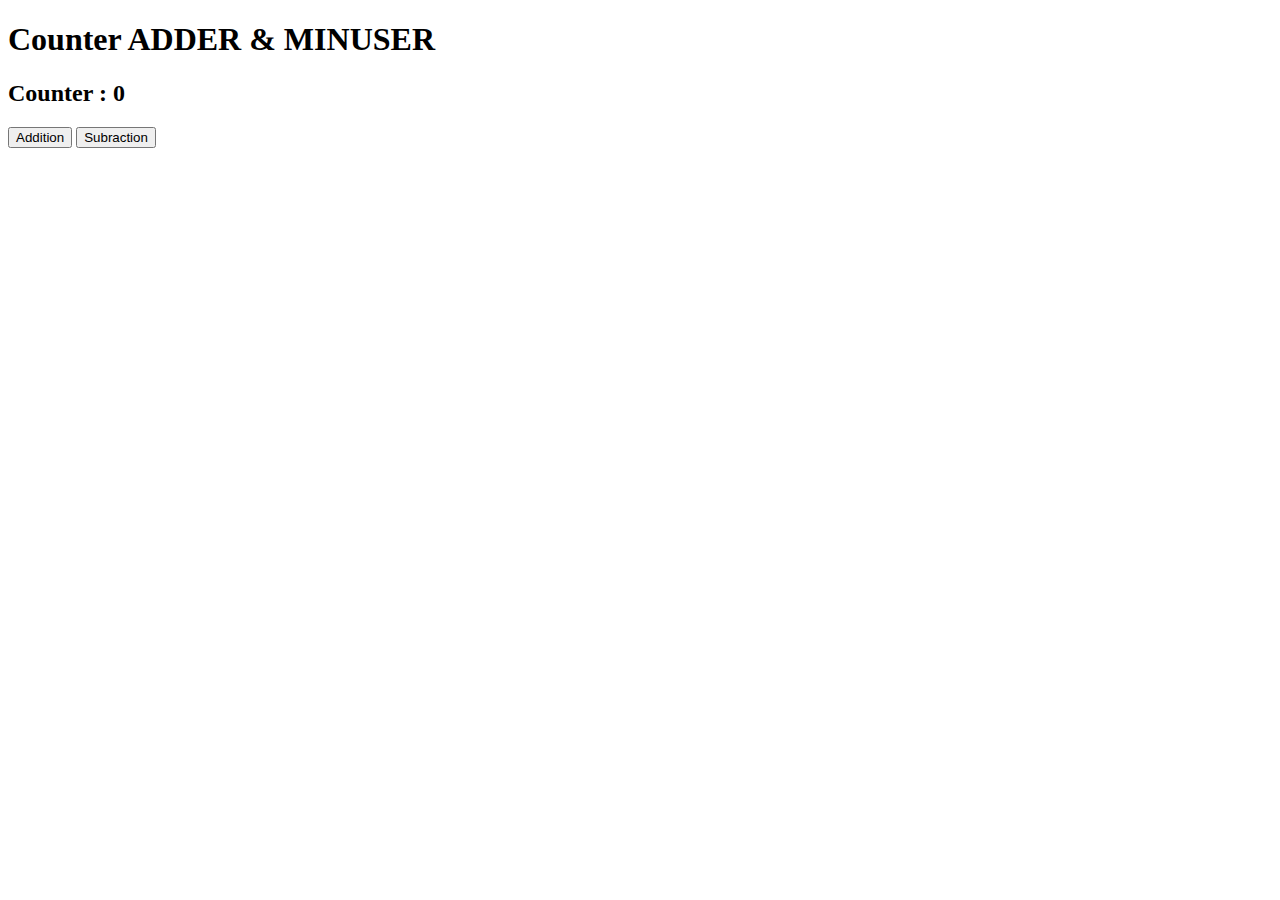
<file: design websites ui/lobi.ai/javscript/lesson1js/index.html>
<!DOCTYPE html>
<html lang="en">
<head>
    <meta charset="UTF-8">
    <meta name="viewport" content="width=device-width, initial-scale=1.0">
    <title>counter</title>
</head>
<body>
    <h1>Counter ADDER & MINUSER</h1>
    <h2 id="count">Counter : 0</h2>
    <button id="addbtn">Addition</button>
    <button id="subbtn">Subraction</button>
    <script src="index.js" defer></script>
</body>
</html>
</file>
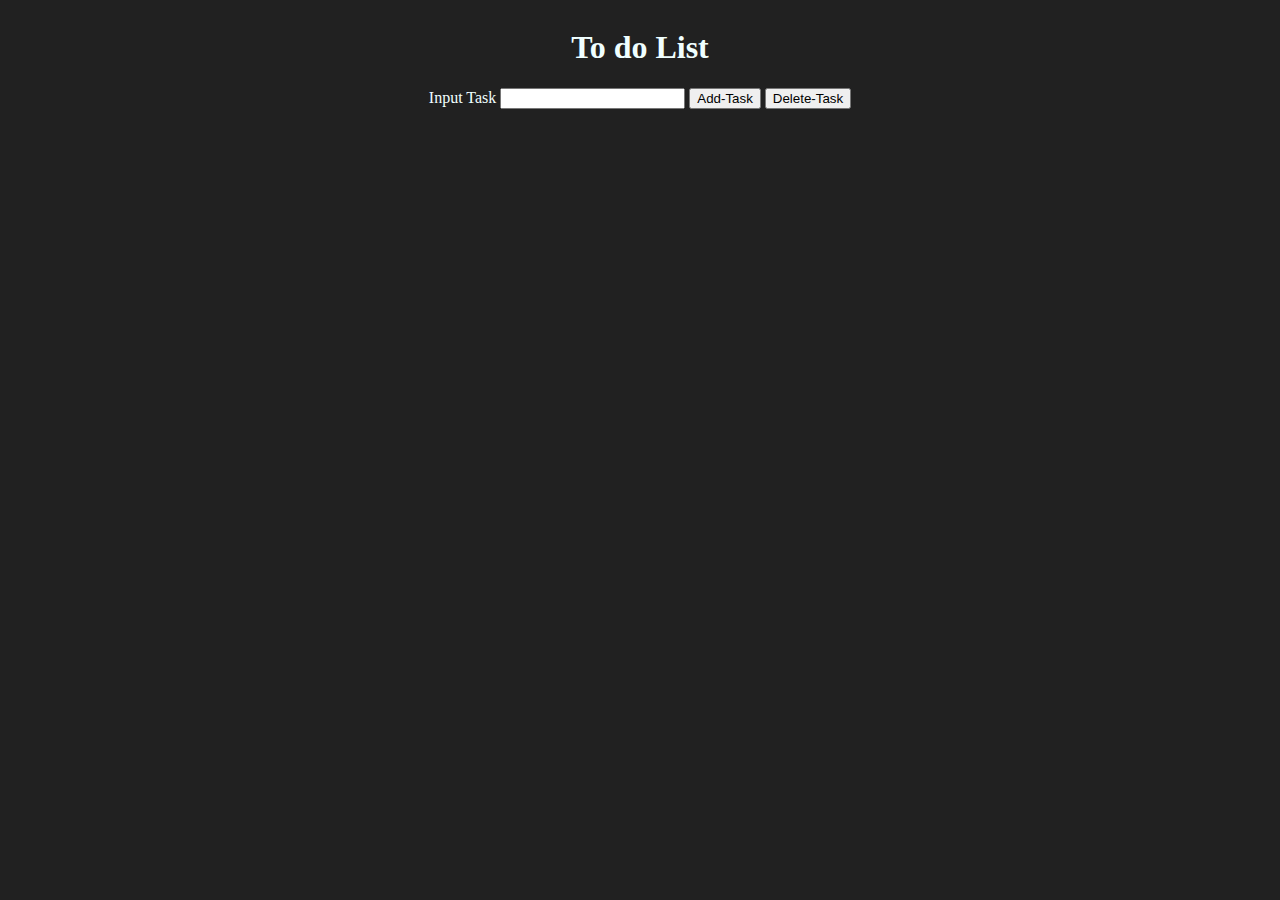
<file: design websites ui/lobi.ai/javscript/projects/todolist/index.html>
<!DOCTYPE html>
<html lang="en">
<head>
    <meta charset="UTF-8">
    <meta name="viewport" content="width=device-width, initial-scale=1.0">
    <title>To do list </title>
</head>
<body >
    <style>
        body{
              background-color: #212121;
              color: azure;
              display: flex;
              flex-direction: column;
              align-items: center;
        }
    </style>
    <h1>To do List </h1>
    <div>
        <label for="input-task">Input Task</label>
        <input type="text" id="input-task">
        <button type="submit" id="addTaskbtn">Add-Task</button>
        <button type="submit" id="deleteTaskbtn">Delete-Task</button>
    </div>
        <ol id="taskItem"></ol>
        <script src="index.js">
        </script>
</body>
</html>
</file>
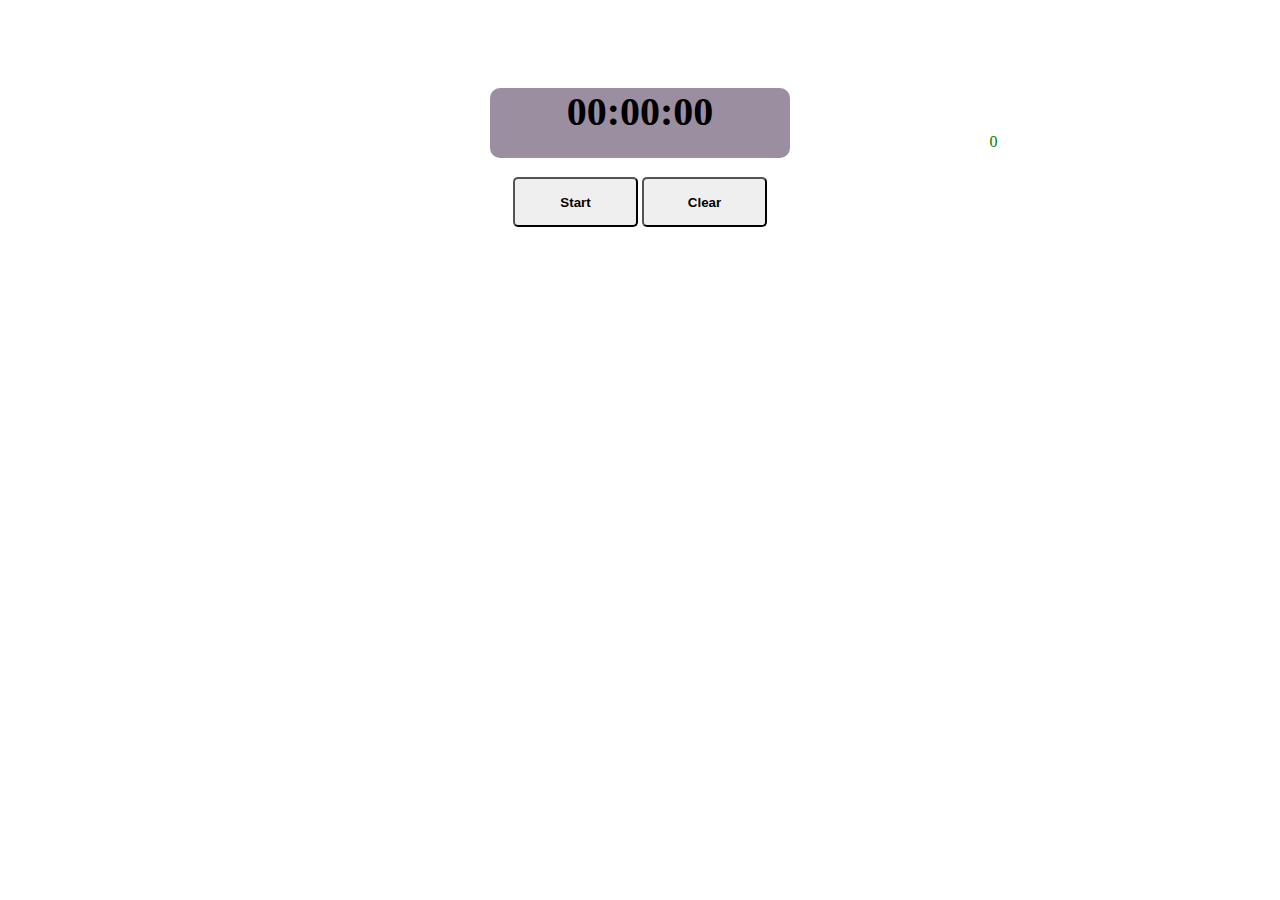
<file: stopclock/clock.html>
<!DOCTYPE html>
<html lang="en">

<head>
    <meta charset="UTF-8">
    <meta name="viewport" content="width=device-width, initial-scale=1.0">
    <title>Stop Watch</title>
    <link rel="stylesheet" href="clock.css">
</head>

<body>
    <div id="stopwatch-container">

        <h2 id="display">00:00:00

        </h2>
        <p id="millisecondsText">0</p>
        <div id="controls">
            <button id="startBtn" onclick="startTimer();"><strong>Start</strong></button>
            <button id="clearBtn" onclick="clearTimer();"><strong>Clear</strong></button>
        </div>
    </div>
    <script src="clock.js"></script>
</body>

</html>
</file>
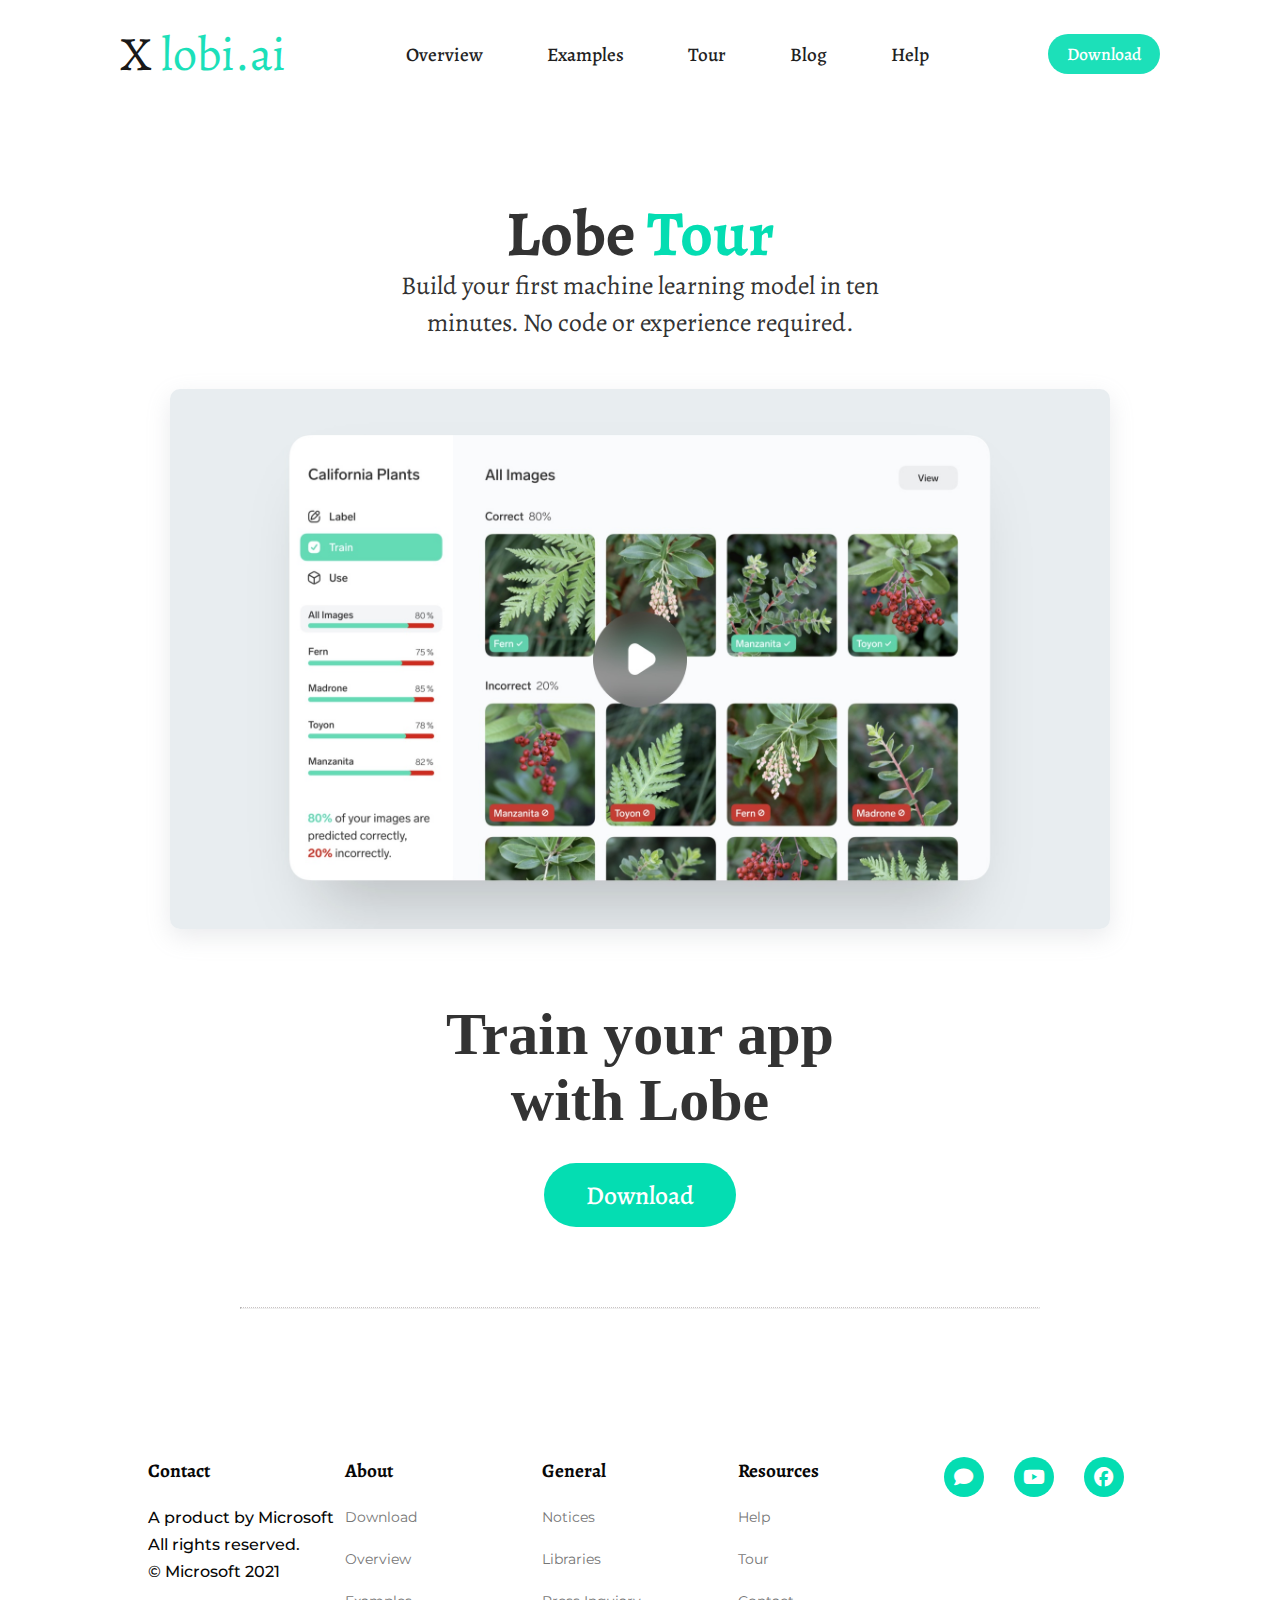
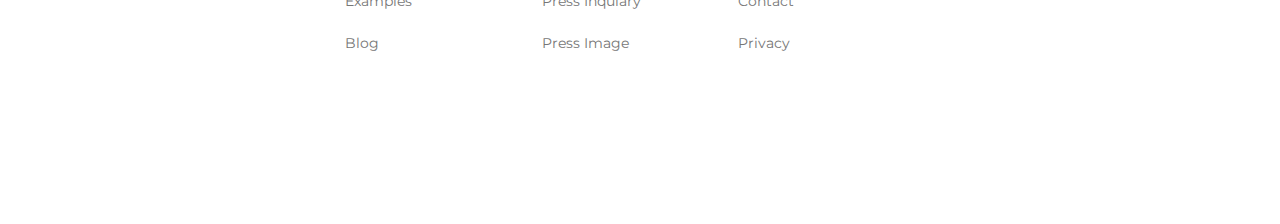
<file: design websites ui/lobi.ai/lobi.html>
<!DOCTYPE html>
<html lang="en">

<head>
  <meta charset="UTF-8" />
  <meta name="viewport" content="width=device-width, initial-scale=1.0" />
  <link rel="icon" href="free-delivery.png" type="image/" />
  <link rel="stylesheet" href="lobi.css" />
  <link rel="stylesheet" href="https://cdnjs.cloudflare.com/ajax/libs/font-awesome/6.5.2/css/all.min.css">
  <title>Lobi.AI</title>
</head>

<body>
  <div class="nav">
    <nav>
      <div class="logo">X <span style="color: #04ddb2;">lobi.ai</span></div>
      <ul>
        <li>Overview</li>
        <li>Examples</li>
        <li>Tour</li>
        <li>Blog</li>
        <li>Help</li>
      </ul>
      <button>Download</button>
    </nav>
  </div>
  <main>
    <h1 class="main_heading">
      Lobe <span style="color: #04ddb2">Tour</span>
    </h1>
    <p>
      Build your first machine learning model in ten minutes. No code or
      experience required.
    </p>
    <a href="EP04 - Solo Trip to B..Bihar.mp4" dropzone=""><img src="lobevideo.jpg" alt="thumbnil" loading="lazy"/></a>
    <p class="down-para">Train your app with Lobe</p>
    <button class="btn-bottom">Download</button>
  </main>
  <hr>
<footer>
  <div>
    <ol>
      <li class="main-footer-list-heading">Contact</li>
      <li class="para-item-list">A product by Microsoft</li>
      <li class="para-item-list">All rights reserved.</li>
      <li class="para-item-list">© Microsoft 2021</li>
    </ol>
  </div>
  <div>
    <ol>
      <li class="main-footer-list-heading">About</li>
      <li><a href="">Download</a></li>
      <li><a href="">Overview</a></li>
      <li><a href="">Examples</a></li>
      <li><a href="">Blog</a></li>
    </ol>
  </div>
  <div>
    <ol>
      <li class="main-footer-list-heading">General</li>
      <li><a href="">Notices</a></li>
      <li><a href="">Libraries</a></li>
      <li><a href="">Press Inquiary</a></li>
      <li><a href="">Press Image</a></li>
    </ol>
  </div>
  <div>
    <ol>
      <li class="main-footer-list-heading">Resources</li>
      <li><a href="">Help</a></li>
      <li><a href="">Tour</a></li>
      <li><a href="">Contact</a></li>
      <li><a href="">Privacy</a></li>
    </ol>
  </div>
  <div>
    <ol class="icon">
      <li class="icon-circle"><i class="fa-solid fa-comment"></i></li>
      <li class="icon-circle"><i class="fa-brands fa-youtube"></i></li>
      <li class="icon-circle"><i class="fa-brands fa-facebook"></i></li>
    </ol>
  </div>
</footer>
</body>
</html>
</file>
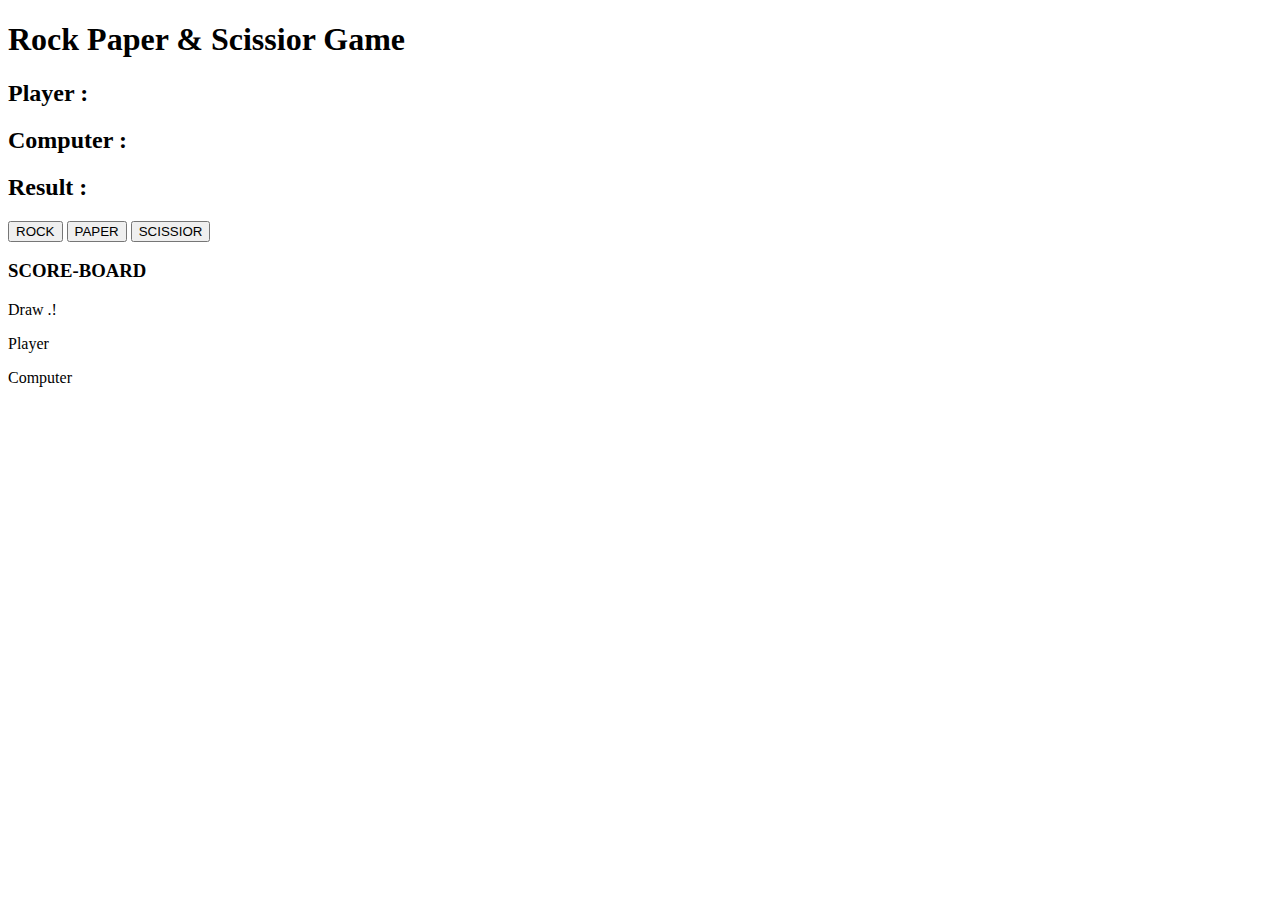
<file: design websites ui/lobi.ai/javscript/rockpaperscissorgame/rps_game.html>
<!DOCTYPE html>
<html lang="en">
  <head>
    <meta charset="UTF-8" />
    <meta name="viewport" content="width=device-width, initial-scale=1.0" />
    <title>Document</title>
  </head>
  <body>
    <h1>Rock Paper & Scissior Game</h1>
    <h2 id="player">Player :</h2>
    <h2 id="computer">Computer :</h2>
    <h2 id="result">Result :</h2>

    <button id="rockbtn">ROCK</button>
    <button id="paperbtn">PAPER</button>
    <button id="Scissiorbtn">SCISSIOR</button>

<h3>SCORE-BOARD</h3>
<p id="draw">Draw .!</p>
<p id="playerPoint">Player</p>
<p id="computerPoint">Computer</p>

    <!-- <div class="parent">
        <div class="day">Monday</div>
        <div class="day">tuesday</div>
        <div class="day">wednbesday</div>
        <div class="day">friday</div>
        <div class="day">saturday</div>
     </div>
      -->

    <script src="rps_game.js"></script>
    <!-- <script>

     const parent =document.querySelector('.parent');
    //  console.log(parent.children[0].innerText)
        for (let i = 0; i < parent.children.length; i++) {
            console.log(parent.children[i].innerText)
        }
        parent.children[2].style.color = "red"
    </script> -->
  </body>
</html>
</file>
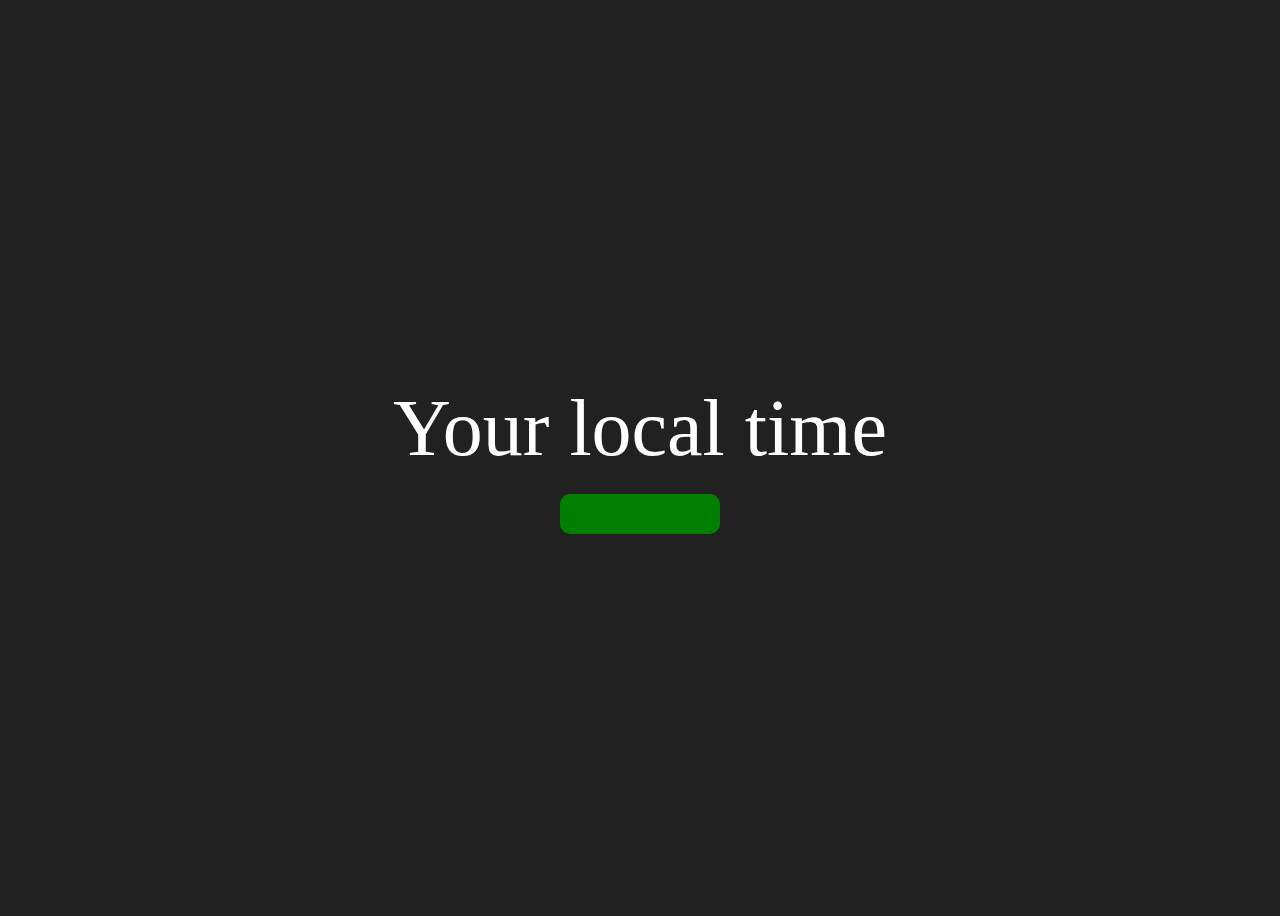
<file: design websites ui/lobi.ai/javscript/projects/digitalClock/digitalClock.html>
<!DOCTYPE html>
<html lang="en">
<head>
    <meta charset="UTF-8">
    <meta name="viewport" content="width=device-width, initial-scale=1.0">
    <title>Digital Clock</title>
    <link rel="stylesheet" href="style.css">
</head>
<body>
    <div class="center">
        <div id="banner"><span>Your local time</span></div>
        <div id="clock"></div>
    </div>
    <script src="digitalClock.js"></script>
</body>
</html>
</file>
<file: stopclock/clock.css>
#stopwatch-container {
    text-align: center;
}

#display {
    display: inline-block;
    font-size: 40px;
    height: 70px;
    width: 300px;
    padding: 5px auto;
    margin: 80px auto;
    border-radius: 10px;
    background-color: rgb(154, 142, 160);
}

#millisecondsText {
    display: block;
    color: green;
    text-align: right;
    font-size: 1rem;
    margin-right: 30.5vh;
    margin-top: -105px;
}

#controls button {
    margin-top: 10px;
    width: 125px;
    height: 50px;
    border-radius: 5px;
    /* color :white; */
}

#startBtn:hover {
    background-color: powderblue;
    transition: background-color 0.5s;
    background-color: rgb(159, 170, 196);
    text-align: center;
    font-size: larger;
    margin-right: 20px;
}

#clearBtn:hover {
    background-color: rgb(2, 47, 53);
    transition: background-color 0.5s;
    background-color: rgb(209, 96, 120);
    text-align: center;
    font-size: larger;
    margin-left: 20px;
}
</file>
<file: design websites ui/lobi.ai/lobi.css>
@import url('https://fonts.googleapis.com/css2?family=Montserrat:ital,wght@0,100..900;1,100..900&display=swap');
@import url('https://fonts.googleapis.com/css2?family=Alegreya:ital,wght@0,400..900;1,400..900&display=swap');
* {
  padding: 0;
  margin: 0;
  font-family: "Alegreya", serif;
}
body{
  scroll-behavior: smooth;
}
.logo{
  font-size: 3rem;
}
nav {
  display: flex;
  justify-content: space-evenly;
  align-items: center;
  height: 12vh;
}
ul,
li,
a {
  font-size: 1.2rem;
  display: flex;
  text-decoration: none;
  gap: 4rem;
  list-style: none;
  color: #767676;
  font-weight: 500;
}
button {
  height: 2.5rem;
  width: 7rem;
  font-weight: 500;
  color: white;
  font-size: 1.1rem;
  border: none;
  background-color: #04ddb2;
  border-radius: 62rem;
}
/* li,
a:hover {
  color: rgb(27, 27, 27);
  font-size: 1.12rem;
} */
button:hover {
  height: 2.6rem;
  width: 7.1rem;
  border-color: #04ddb2;
}
/* main */
main{
  display: flex;
  flex-direction: column;
  justify-content: center;
  align-items: center;
  min-height: 100vh;
  margin-top: 200px;
}
.nav{
  position: fixed;
  top: 0;
  width: 100%;
  background-color: white;
  opacity: 0.9;
}
h1{
  font-size: 64px;
  color: #333;
  line-height: 1.05;
}
p{
  width: 34rem;
  font-size: 1.6rem;
  font-weight: 200;
  text-align: center;
  line-height: 1.45;
  color: #333;
}
img{
  height: 540px;
  width: 940px;
  margin-top: 48px;
  border-radius: 10px;
  box-shadow: rgba(149, 157, 165, 0.2) 0px 8px 24px;
}
img:hover{
  height: 541px;
  width: 941px;
}
.down-para{
  width: 500px;
  font-size: 60px;
  font-weight: 900;
  line-height: 1.1;
  word-spacing: 50%;
  font-family: 'Times New Roman', Times, serif;
  margin-top: 48px;
  margin-bottom: 30px;
}
.btn-bottom{
  height: 4rem;
  width: 12rem;
  font-weight: 500;
  color: white;
  font-size: 1.6rem;
  border: none;
  background-color: #04ddb2;
  border-radius: 62rem;
}
.btn-bottom:hover {
  height: 4rem;
  width: 12.1rem;
  border-color: #04ddb2;
}
/* footer code using display grid */

footer{
  display: grid;
  grid-template-columns: repeat(5,1fr);
  margin: 48px 48px 48px;
  padding: 100px;

}
ol,li {
  color: rgb(8, 8, 8);
}

hr{
  margin: 5rem 15rem 0rem 15rem;
  border-top: 1px dotted #c9c4c4;
}

.icon{
  display: flex;
  justify-content: center;
  align-items: center;
  gap: 30px;
}
.icon-circle{
  height: 2.5rem;
  width: 2.5rem;
  border-radius: 50%;
  /* border: 1px solid black; */
  display: flex;
  justify-content: center;
  align-items: center;
  background-color: #04ddb2;
}
i{
  color: white;
  font-size: 1.2rem;
}

.main-footer-list-heading{
  font-weight: 700;
  margin-bottom: 1.5rem;
}
a{
  margin-bottom: 1.5rem;
  font-size: 14px;
  font-weight: 400;
  font-family: "Montserrat", sans-serif;
}
.para-item-list{
  font-size: 16px;
  margin-bottom: 0.5rem;
  font-family: "Montserrat", sans-serif;
}
</file>
<file: design websites ui/lobi.ai/javscript/projects/digitalClock/style.css>
body{
    background-color: #212121;
    color: white;
}
.center{
    height:100vh;
    display: flex;
    flex-direction: column;
    align-items: center;
    justify-content: center;
}
#banner{
    font-size: 5rem;
}
#clock{
    background-color: green;
    font-size: 40px;
    border-radius: 10px;
    padding: 20px 80px;
    margin-top: 20px;
}
</file>
